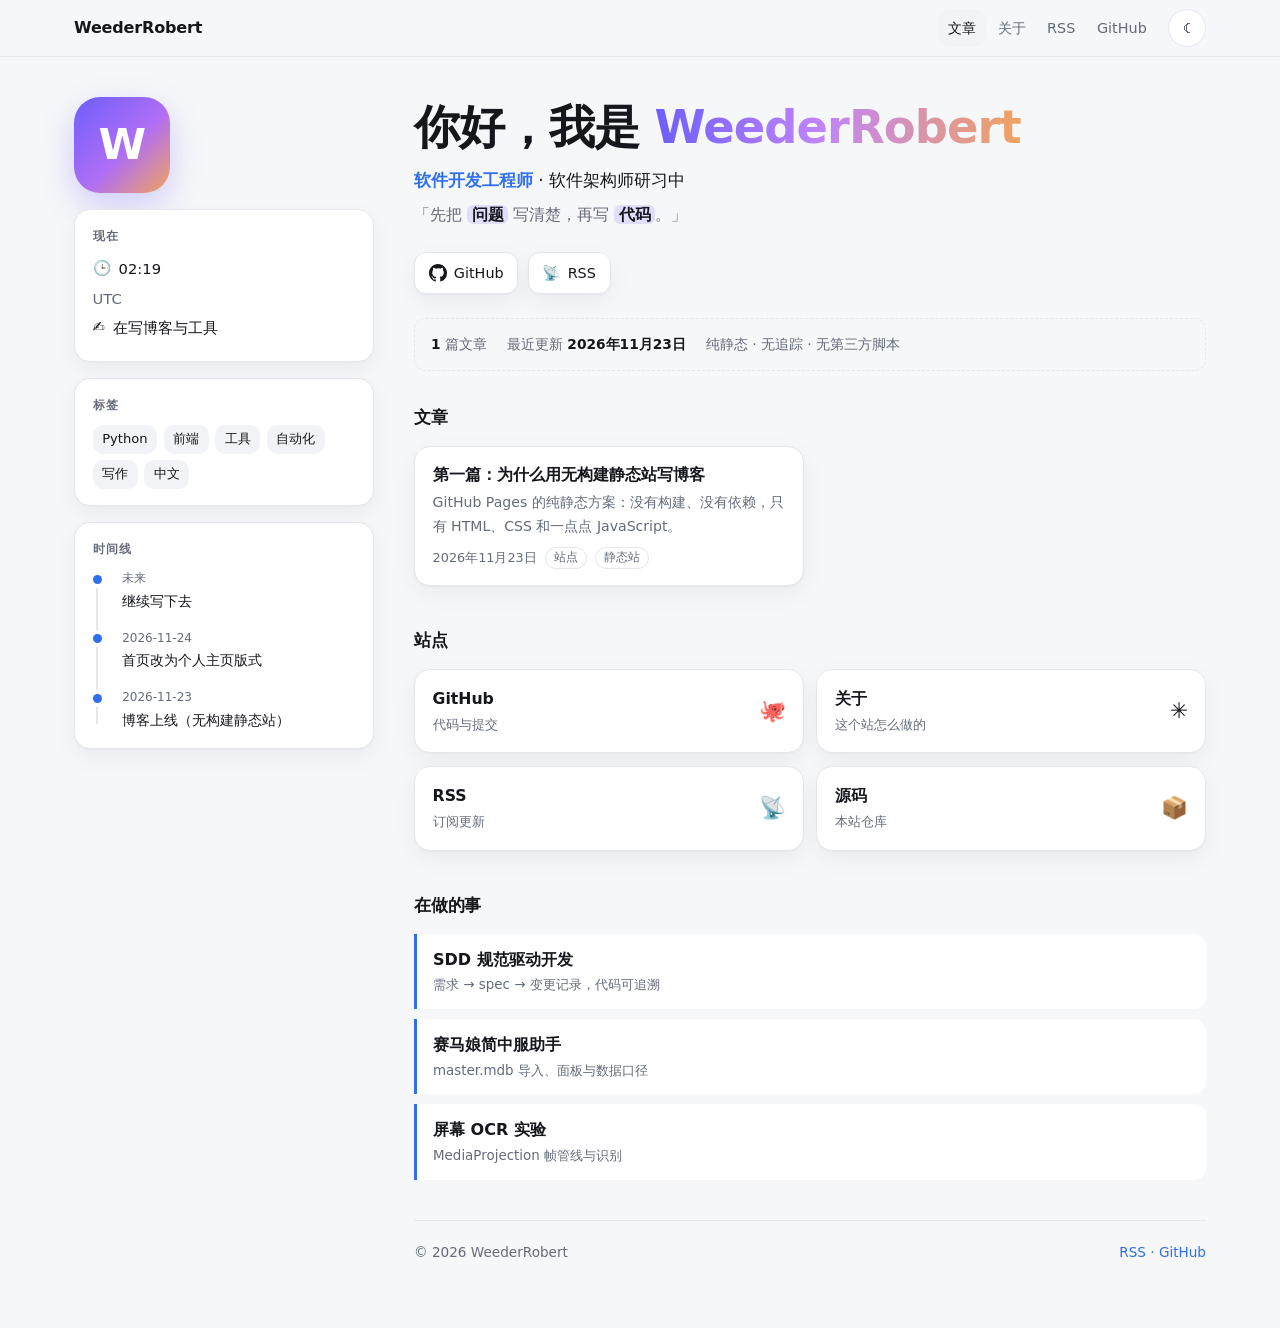
<file: index.html>
<!doctype html>
<html lang="zh-CN">
<head>
<meta charset="utf-8">
<meta name="viewport" content="width=device-width, initial-scale=1">
<title>WeederRobert</title>
<meta name="description" content="WeederRobert 的个人主页与博客：工程实践、工具踩坑与读书笔记。">
<script>
  (function () {
    try {
      var saved = localStorage.getItem('blog-theme');
      var theme = saved || (window.matchMedia('(prefers-color-scheme: dark)').matches ? 'dark' : 'light');
      document.documentElement.dataset.theme = theme;
    } catch (error) {}
  })();
</script>
<link rel="stylesheet" href="assets/style.css">
<link rel="alternate" type="application/rss+xml" title="RSS" href="feed.xml">
</head>
<body>
<a class="skip-link" href="#main">跳到正文</a>
<header class="topbar">
  <div class="topbar-inner">
    <a class="brand" href="index.html">WeederRobert</a>
    <nav class="nav" aria-label="主导航">
      <a href="index.html" aria-current="page">文章</a>
      <a href="about.html">关于</a>
      <a href="feed.xml">RSS</a>
      <a href="https://github.com/WeederRobert" rel="me noopener">GitHub</a>
    </nav>
    <button class="theme-toggle" type="button" data-theme-toggle aria-label="切换深浅色">☾</button>
  </div>
</header>
<div class="shell">
  <div class="home">
    <aside class="side" aria-label="个人资料">
      <div class="brandmark" role="img" aria-label="WeederRobert">W</div>

      <section class="card">
        <h2>现在</h2>
        <p class="now-row"><span class="ico" aria-hidden="true">🕒</span><span data-local-time>--:--</span></p>
        <p class="now-row muted" data-timezone>—</p>
        <p class="now-row"><span class="ico" aria-hidden="true">✍️</span>在写博客与工具</p>
      </section>

      <section class="card">
        <h2>标签</h2>
        <div class="chips">
          <span class="chip">Python</span>
          <span class="chip">前端</span>
          <span class="chip">工具</span>
          <span class="chip">自动化</span>
          <span class="chip">写作</span>
          <span class="chip">中文</span>
        </div>
      </section>

      <section class="card">
        <h2>时间线</h2>
        <ol class="timeline">
          <li><span class="dot" aria-hidden="true"></span><time>未来</time><p>继续写下去</p></li>
          <li><span class="dot" aria-hidden="true"></span><time>2026-11-24</time><p>首页改为个人主页版式</p></li>
          <li><span class="dot" aria-hidden="true"></span><time>2026-11-23</time><p>博客上线（无构建静态站）</p></li>
        </ol>
      </section>
    </aside>

    <main class="main-col" id="main">
      <header class="hero">
        <h1>你好，我是 <span class="grad">WeederRobert</span></h1>
        <p class="role"><strong>软件开发工程师</strong> · 软件架构师研习中</p>
        <p class="quote">「先把 <mark class="hl">问题</mark> 写清楚，再写 <mark class="hl">代码</mark>。」</p>
      </header>

      <nav class="actions" aria-label="站点入口">
        <a class="btn" href="https://github.com/WeederRobert" rel="me noopener">
          <svg viewBox="0 0 16 16" aria-hidden="true" fill="currentColor"><path d="M8 0C3.58 0 0 3.58 0 8c0 3.54 2.29 6.53 5.47 7.59.4.07.55-.17.55-.38 0-.19-.01-.82-.01-1.49-2.01.37-2.53-.49-2.69-.94-.09-.23-.48-.94-.82-1.13-.28-.15-.68-.52-.01-.53.63-.01 1.08.58 1.23.82.72 1.21 1.87.87 2.33.66.07-.52.28-.87.51-1.07-1.78-.2-3.64-.89-3.64-3.95 0-.87.31-1.59.82-2.15-.08-.2-.36-1.02.08-2.12 0 0 .67-.21 2.2.82a7.4 7.4 0 0 1 2-.27c.68 0 1.36.09 2 .27 1.53-1.04 2.2-.82 2.2-.82.44 1.1.16 1.92.08 2.12.51.56.82 1.27.82 2.15 0 3.07-1.87 3.75-3.65 3.95.29.25.54.73.54 1.48 0 1.07-.01 1.93-.01 2.2 0 .21.15.46.55.38A8.01 8.01 0 0 0 16 8c0-4.42-3.58-8-8-8Z"/></svg>
          GitHub
        </a>
        <a class="btn" href="feed.xml"><span aria-hidden="true">📡</span>RSS</a>
      </nav>

      <section class="stats" aria-label="站点概况">
        <span><strong data-article-count>0</strong> 篇文章</span>
        <span>最近更新 <strong data-last-updated>—</strong></span>
        <span>纯静态 · 无追踪 · 无第三方脚本</span>
      </section>

      <section aria-labelledby="posts-heading">
        <h2 class="section-title" id="posts-heading">文章</h2>
        <ul class="post-list" data-post-list aria-busy="true"></ul>
        <noscript>
          <p class="muted">文章列表需要 JavaScript；也可以直接打开 <a href="posts/hello-world.html">第一篇</a>。</p>
        </noscript>
      </section>

      <section aria-labelledby="sites-heading">
        <h2 class="section-title" id="sites-heading">站点</h2>
        <div class="link-grid">
          <a class="link-card" href="https://github.com/WeederRobert" rel="me noopener">
            <span class="link-title">GitHub</span>
            <span class="link-sub">代码与提交</span>
            <span class="link-ico" aria-hidden="true">🐙</span>
          </a>
          <a class="link-card" href="about.html">
            <span class="link-title">关于</span>
            <span class="link-sub">这个站怎么做的</span>
            <span class="link-ico" aria-hidden="true">✳️</span>
          </a>
          <a class="link-card" href="feed.xml">
            <span class="link-title">RSS</span>
            <span class="link-sub">订阅更新</span>
            <span class="link-ico" aria-hidden="true">📡</span>
          </a>
          <a class="link-card" href="https://github.com/WeederRobert/WeederRobert.github.io" rel="me noopener">
            <span class="link-title">源码</span>
            <span class="link-sub">本站仓库</span>
            <span class="link-ico" aria-hidden="true">📦</span>
          </a>
        </div>
      </section>

      <section aria-labelledby="doing-heading">
        <h2 class="section-title" id="doing-heading">在做的事</h2>
        <ul class="doing">
          <li><strong>SDD 规范驱动开发</strong><span>需求 → spec → 变更记录，代码可追溯</span></li>
          <li><strong>赛马娘简中服助手</strong><span>master.mdb 导入、面板与数据口径</span></li>
          <li><strong>屏幕 OCR 实验</strong><span>MediaProjection 帧管线与识别</span></li>
        </ul>
      </section>

      <footer class="site-footer">
        <span>© <span data-year>2026</span> WeederRobert</span>
        <span><a href="feed.xml">RSS</a> · <a href="https://github.com/WeederRobert" rel="me noopener">GitHub</a></span>
      </footer>
    </main>
  </div>
</div>
<script src="assets/app.js" defer></script>
</body>
</html>
</file>
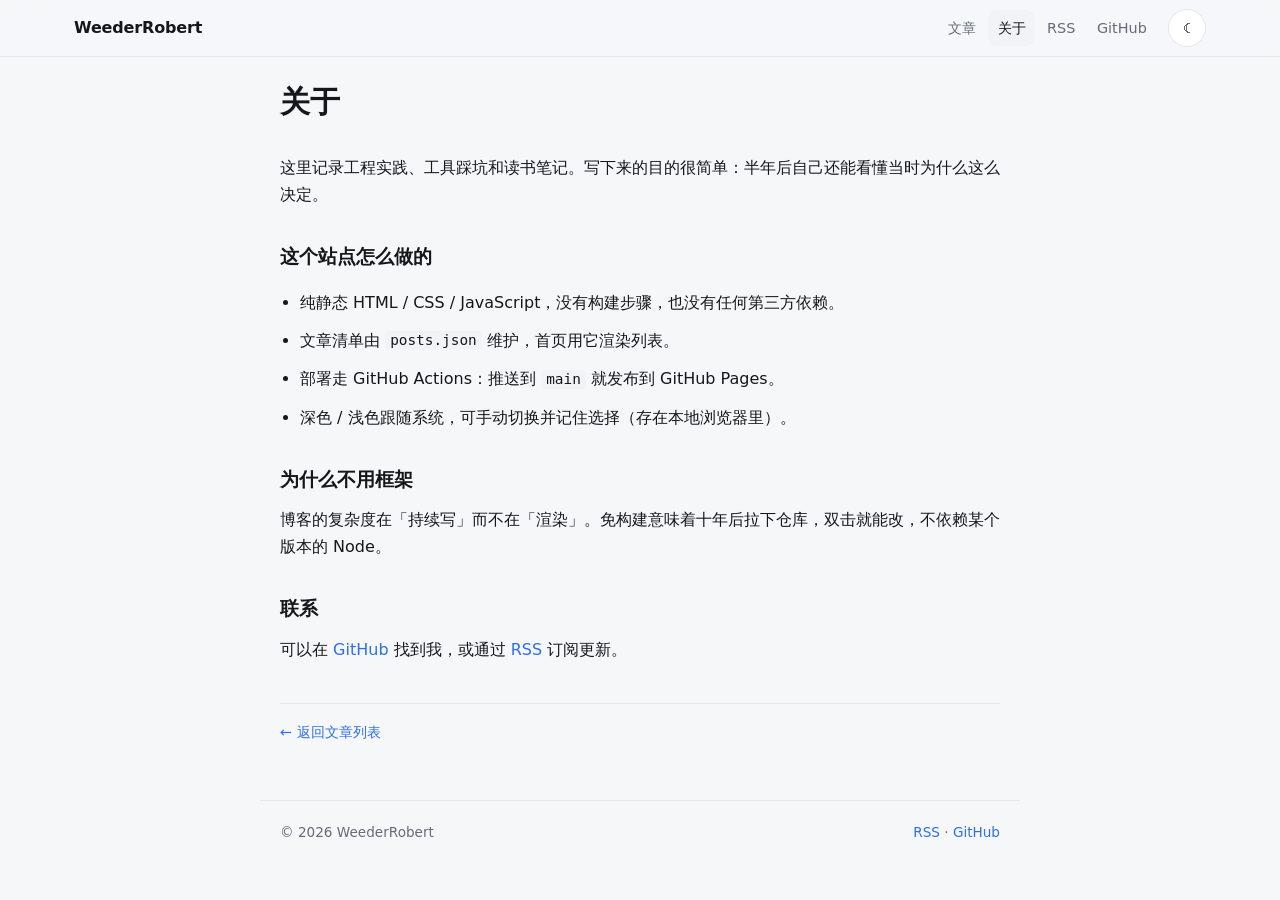
<file: about.html>
<!doctype html>
<html lang="zh-CN">
<head>
<meta charset="utf-8">
<meta name="viewport" content="width=device-width, initial-scale=1">
<title>关于 · WeederRobert 的记事本</title>
<meta name="description" content="关于这个博客，以及它是怎么做出来的。">
<script>
  (function () {
    try {
      var saved = localStorage.getItem('blog-theme');
      var theme = saved || (window.matchMedia('(prefers-color-scheme: dark)').matches ? 'dark' : 'light');
      document.documentElement.dataset.theme = theme;
    } catch (error) {}
  })();
</script>
<link rel="stylesheet" href="assets/style.css">
<link rel="alternate" type="application/rss+xml" title="RSS" href="feed.xml">
</head>
<body>
<a class="skip-link" href="#main">跳到正文</a>
<header class="topbar">
  <div class="topbar-inner">
    <a class="brand" href="index.html">WeederRobert</a>
    <nav class="nav" aria-label="主导航">
      <a href="index.html">文章</a>
      <a href="about.html" aria-current="page">关于</a>
      <a href="feed.xml">RSS</a>
      <a href="https://github.com/WeederRobert" rel="me noopener">GitHub</a>
    </nav>
    <button class="theme-toggle" type="button" data-theme-toggle aria-label="切换深浅色">☾</button>
  </div>
</header>
<main id="main">
  <article class="post">
    <header class="post-header">
      <h1>关于</h1>
    </header>
    <div class="post-body">
      <p>这里记录工程实践、工具踩坑和读书笔记。写下来的目的很简单：半年后自己还能看懂当时为什么这么决定。</p>

      <h2>这个站点怎么做的</h2>
      <ul>
        <li>纯静态 HTML / CSS / JavaScript，没有构建步骤，也没有任何第三方依赖。</li>
        <li>文章清单由 <code>posts.json</code> 维护，首页用它渲染列表。</li>
        <li>部署走 GitHub Actions：推送到 <code>main</code> 就发布到 GitHub Pages。</li>
        <li>深色 / 浅色跟随系统，可手动切换并记住选择（存在本地浏览器里）。</li>
      </ul>

      <h2>为什么不用框架</h2>
      <p>博客的复杂度在「持续写」而不在「渲染」。免构建意味着十年后拉下仓库，双击就能改，不依赖某个版本的 Node。</p>

      <h2>联系</h2>
      <p>可以在 <a href="https://github.com/WeederRobert" rel="me noopener">GitHub</a> 找到我，或通过 <a href="feed.xml">RSS</a> 订阅更新。</p>
    </div>
    <footer class="post-footer">
      <a href="index.html">← 返回文章列表</a>
    </footer>
  </article>
</main>
<footer class="site-footer page-footer">
  <span>© <span data-year>2026</span> WeederRobert</span>
  <span><a href="feed.xml">RSS</a> · <a href="https://github.com/WeederRobert" rel="me noopener">GitHub</a></span>
</footer>
<script src="assets/app.js" defer></script>
</body>
</html>
</file>
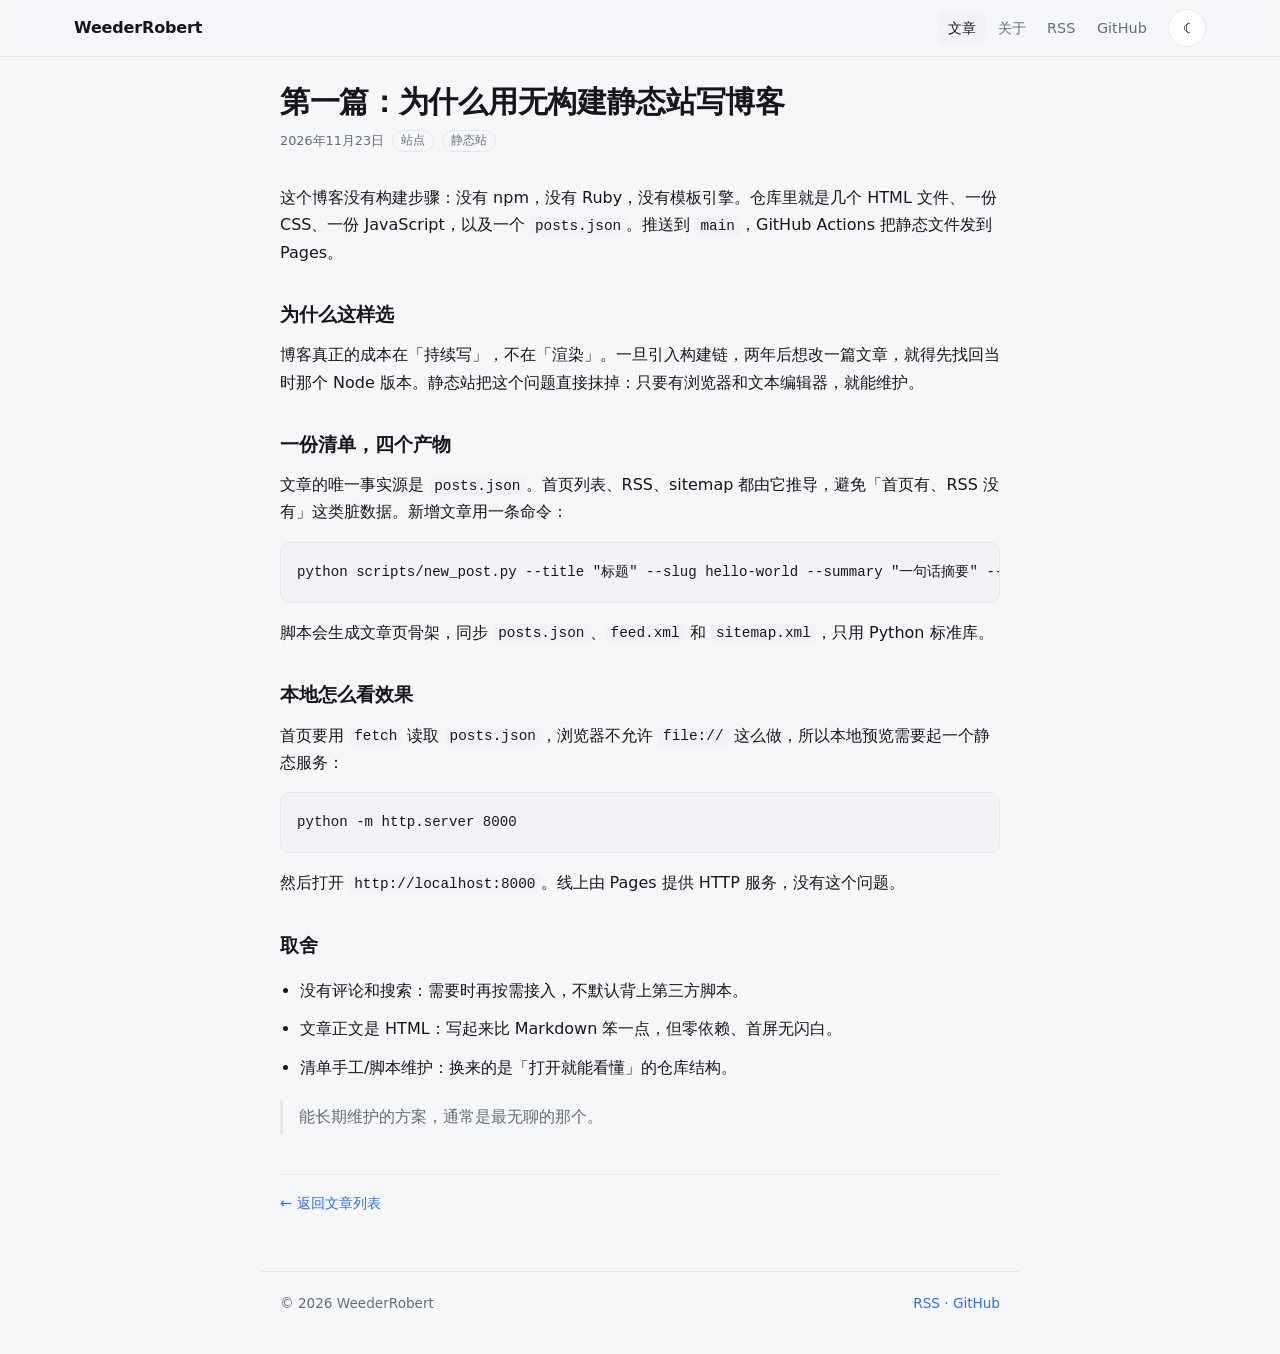
<file: posts/hello-world.html>
<!doctype html>
<html lang="zh-CN">
<head>
<meta charset="utf-8">
<meta name="viewport" content="width=device-width, initial-scale=1">
<title>第一篇：为什么用无构建静态站写博客 · WeederRobert 的记事本</title>
<meta name="description" content="GitHub Pages 的纯静态方案：没有构建、没有依赖，只有 HTML、CSS 和一点点 JavaScript。">
<script>
  (function () {
    try {
      var saved = localStorage.getItem('blog-theme');
      var theme = saved || (window.matchMedia('(prefers-color-scheme: dark)').matches ? 'dark' : 'light');
      document.documentElement.dataset.theme = theme;
    } catch (error) {}
  })();
</script>
<link rel="stylesheet" href="../assets/style.css">
<link rel="alternate" type="application/rss+xml" title="RSS" href="../feed.xml">
</head>
<body>
<a class="skip-link" href="#main">跳到正文</a>
<header class="topbar">
  <div class="topbar-inner">
    <a class="brand" href="../index.html">WeederRobert</a>
    <nav class="nav" aria-label="主导航">
      <a href="../index.html" aria-current="page">文章</a>
      <a href="../about.html">关于</a>
      <a href="../feed.xml">RSS</a>
      <a href="https://github.com/WeederRobert" rel="me noopener">GitHub</a>
    </nav>
    <button class="theme-toggle" type="button" data-theme-toggle aria-label="切换深浅色">☾</button>
  </div>
</header>
<main id="main">
  <article class="post">
    <header class="post-header">
      <h1>第一篇：为什么用无构建静态站写博客</h1>
      <p class="post-meta">
        <time datetime="2026-11-23">2026年11月23日</time>
        <span class="tag">站点</span>
        <span class="tag">静态站</span>
      </p>
    </header>
    <div class="post-body">
      <p>这个博客没有构建步骤：没有 npm，没有 Ruby，没有模板引擎。仓库里就是几个 HTML 文件、一份 CSS、一份 JavaScript，以及一个 <code>posts.json</code>。推送到 <code>main</code>，GitHub Actions 把静态文件发到 Pages。</p>

      <h2>为什么这样选</h2>
      <p>博客真正的成本在「持续写」，不在「渲染」。一旦引入构建链，两年后想改一篇文章，就得先找回当时那个 Node 版本。静态站把这个问题直接抹掉：只要有浏览器和文本编辑器，就能维护。</p>

      <h2>一份清单，四个产物</h2>
      <p>文章的唯一事实源是 <code>posts.json</code>。首页列表、RSS、sitemap 都由它推导，避免「首页有、RSS 没有」这类脏数据。新增文章用一条命令：</p>
      <pre><code>python scripts/new_post.py --title "标题" --slug hello-world --summary "一句话摘要" --tags 随笔</code></pre>
      <p>脚本会生成文章页骨架，同步 <code>posts.json</code>、<code>feed.xml</code> 和 <code>sitemap.xml</code>，只用 Python 标准库。</p>

      <h2>本地怎么看效果</h2>
      <p>首页要用 <code>fetch</code> 读取 <code>posts.json</code>，浏览器不允许 <code>file://</code> 这么做，所以本地预览需要起一个静态服务：</p>
      <pre><code>python -m http.server 8000</code></pre>
      <p>然后打开 <code>http://localhost:8000</code>。线上由 Pages 提供 HTTP 服务，没有这个问题。</p>

      <h2>取舍</h2>
      <ul>
        <li>没有评论和搜索：需要时再按需接入，不默认背上第三方脚本。</li>
        <li>文章正文是 HTML：写起来比 Markdown 笨一点，但零依赖、首屏无闪白。</li>
        <li>清单手工/脚本维护：换来的是「打开就能看懂」的仓库结构。</li>
      </ul>

      <blockquote>能长期维护的方案，通常是最无聊的那个。</blockquote>
    </div>
    <footer class="post-footer">
      <a href="../index.html">← 返回文章列表</a>
    </footer>
  </article>
</main>
<footer class="site-footer page-footer">
  <span>© <span data-year>2026</span> WeederRobert</span>
  <span><a href="../feed.xml">RSS</a> · <a href="https://github.com/WeederRobert" rel="me noopener">GitHub</a></span>
</footer>
<script src="../assets/app.js" defer></script>
</body>
</html>
</file>
<file: assets/style.css>
:root {
  --bg: #f6f7f9;
  --panel: #ffffff;
  --fg: #15171c;
  --muted: #646b7a;
  --border: #e5e7ec;
  --chip: #f1f3f6;
  --accent: #2f6feb;
  --code-bg: #f1f3f6;
  --hl: rgba(109, 94, 252, 0.16);
  --radius: 16px;
  --shadow: 0 1px 2px rgba(16, 24, 40, 0.04), 0 8px 24px rgba(16, 24, 40, 0.05);
  --ease: 0.35s ease;
  --topbar-h: 56px;
  --topbar-bg: rgba(246, 247, 249, 0.82);
}

[data-theme="dark"] {
  --bg: #0b0c0f;
  --panel: #131519;
  --fg: #e9ebf0;
  --muted: #9aa3b2;
  --border: #23262d;
  --chip: #1b1e24;
  --accent: #6ea8fe;
  --code-bg: #171a20;
  --hl: rgba(154, 120, 255, 0.2);
  --shadow: 0 1px 2px rgba(0, 0, 0, 0.3);
  --topbar-bg: rgba(11, 12, 15, 0.78);
}

* {
  box-sizing: border-box;
}

html {
  color-scheme: light dark;
  scroll-behavior: smooth;
}

body {
  margin: 0;
  background: var(--bg);
  color: var(--fg);
  font-family: system-ui, -apple-system, "Segoe UI", "Noto Sans SC", "Microsoft YaHei", sans-serif;
  font-size: 16px;
  line-height: 1.7;
  -webkit-font-smoothing: antialiased;
  transition: background-color var(--ease), color var(--ease);
}

a {
  color: var(--accent);
  text-decoration: none;
}

a:hover {
  text-decoration: underline;
}

a:focus-visible,
button:focus-visible {
  outline: 2px solid var(--accent);
  outline-offset: 3px;
  border-radius: 6px;
}

.skip-link {
  position: absolute;
  left: -9999px;
  top: 0;
  background: var(--panel);
  border: 1px solid var(--border);
  border-radius: 8px;
  padding: 0.5rem 0.75rem;
  z-index: 20;
}

.skip-link:focus {
  left: 1rem;
  top: 1rem;
}

.muted {
  color: var(--muted);
}

.ico {
  line-height: 1;
}

/* ---------- 主页布局 ---------- */

.shell {
  max-width: 1180px;
  margin: 0 auto;
  padding: 2.5rem 1.5rem 4rem;
}

.home {
  display: grid;
  grid-template-columns: 300px minmax(0, 1fr);
  gap: 2.5rem;
  align-items: start;
}

.side {
  display: grid;
  gap: 1rem;
  position: sticky;
  top: calc(var(--topbar-h) + 1rem);
}

.main-col {
  min-width: 0;
}

.brandmark {
  width: 96px;
  height: 96px;
  border-radius: 26px;
  display: grid;
  place-items: center;
  font-size: 2.7rem;
  font-weight: 800;
  color: #fff;
  letter-spacing: -0.02em;
  background: linear-gradient(135deg, #6d5efc 0%, #b06ef5 55%, #f0a35e 100%);
  box-shadow: 0 12px 32px rgba(109, 94, 252, 0.28);
}

.card {
  background: var(--panel);
  border: 1px solid var(--border);
  border-radius: var(--radius);
  padding: 1rem 1.1rem;
  box-shadow: var(--shadow);
  transition: background-color var(--ease), border-color var(--ease);
}

.card h2 {
  margin: 0 0 0.6rem;
  font-size: 0.74rem;
  letter-spacing: 0.12em;
  text-transform: uppercase;
  color: var(--muted);
  font-weight: 700;
}

.now-row {
  display: flex;
  align-items: center;
  gap: 0.5rem;
  margin: 0.3rem 0;
  font-size: 0.92rem;
}

.chips {
  display: flex;
  flex-wrap: wrap;
  gap: 0.4rem;
}

.chip {
  background: var(--chip);
  border-radius: 10px;
  padding: 0.2rem 0.6rem;
  font-size: 0.82rem;
  transition: background-color var(--ease);
}

.timeline {
  list-style: none;
  margin: 0;
  padding: 0 0 0 1rem;
  position: relative;
}

.timeline::before {
  content: "";
  position: absolute;
  left: 3px;
  top: 6px;
  bottom: 8px;
  width: 2px;
  background: var(--border);
}

.timeline li {
  position: relative;
  padding: 0 0 0.9rem 0.85rem;
}

.timeline li:last-child {
  padding-bottom: 0;
}

.timeline .dot {
  position: absolute;
  left: -1rem;
  top: 0.4rem;
  width: 9px;
  height: 9px;
  border-radius: 50%;
  background: var(--accent);
  box-shadow: 0 0 0 4px var(--panel);
}

.timeline time {
  display: block;
  font-size: 0.75rem;
  color: var(--muted);
  font-variant-numeric: tabular-nums;
}

.timeline p {
  margin: 0.05rem 0 0;
  font-size: 0.88rem;
}

/* ---------- 主栏 ---------- */

.hero {
  margin: 0.25rem 0 1.5rem;
}

.hero h1 {
  margin: 0 0 0.75rem;
  font-size: clamp(2rem, 5vw, 2.9rem);
  line-height: 1.15;
  letter-spacing: -0.02em;
  font-weight: 800;
}

.grad {
  background: linear-gradient(90deg, #6d5efc, #c084fc 45%, #f0a35e);
  -webkit-background-clip: text;
  background-clip: text;
  color: transparent;
}

.role {
  margin: 0 0 0.35rem;
  font-size: 1.05rem;
}

.role strong {
  color: var(--accent);
}

.quote {
  margin: 0;
  color: var(--muted);
}

.hl {
  background: var(--hl);
  color: var(--fg);
  padding: 0 0.28rem;
  border-radius: 6px;
  font-weight: 600;
}

.actions {
  display: flex;
  flex-wrap: wrap;
  align-items: center;
  gap: 0.6rem;
  margin: 0 0 1.5rem;
}

.btn {
  display: inline-flex;
  align-items: center;
  gap: 0.45rem;
  background: var(--panel);
  border: 1px solid var(--border);
  color: var(--fg);
  border-radius: 12px;
  padding: 0.5rem 0.85rem;
  font-size: 0.9rem;
  cursor: pointer;
  box-shadow: var(--shadow);
  transition: border-color 0.2s ease, background-color var(--ease), color var(--ease);
}

.btn:hover {
  border-color: var(--muted);
  text-decoration: none;
}

.btn svg {
  width: 18px;
  height: 18px;
}

.theme-toggle {
  width: 2.35rem;
  height: 2.35rem;
  display: inline-grid;
  place-items: center;
  border: 1px solid var(--border);
  border-radius: 999px;
  background: var(--panel);
  color: var(--muted);
  font-size: 1rem;
  line-height: 1;
  cursor: pointer;
  padding: 0;
  transition: color 0.2s ease, border-color 0.2s ease, background-color var(--ease);
}

.theme-toggle:hover {
  color: var(--fg);
  border-color: var(--muted);
}

.stats {
  display: flex;
  flex-wrap: wrap;
  gap: 1.25rem;
  margin: 0 0 2rem;
  padding: 0.85rem 1rem;
  border: 1px dashed var(--border);
  border-radius: 12px;
  color: var(--muted);
  font-size: 0.86rem;
}

.stats strong {
  color: var(--fg);
  font-weight: 700;
}

.section-title {
  margin: 0 0 0.9rem;
  font-size: 1.05rem;
  font-weight: 700;
  letter-spacing: -0.01em;
}

.post-list {
  list-style: none;
  margin: 0 0 2.5rem;
  padding: 0;
  display: grid;
  gap: 0.8rem;
  grid-template-columns: repeat(2, minmax(0, 1fr));
}

.post-card {
  background: var(--panel);
  border: 1px solid var(--border);
  border-radius: var(--radius);
  padding: 1rem 1.1rem;
  box-shadow: var(--shadow);
  transition: border-color 0.2s ease, transform 0.2s ease, background-color var(--ease);
}

.post-card:hover {
  border-color: var(--muted);
  transform: translateY(-1px);
}

.post-card > a {
  color: inherit;
  display: block;
}

.post-card > a:hover {
  text-decoration: none;
}

.post-title {
  margin: 0 0 0.25rem;
  font-size: 1rem;
  line-height: 1.5;
}

.post-summary {
  margin: 0 0 0.5rem;
  color: var(--muted);
  font-size: 0.88rem;
}

.post-meta {
  margin: 0;
  display: flex;
  flex-wrap: wrap;
  align-items: center;
  gap: 0.5rem;
  color: var(--muted);
  font-size: 0.8rem;
}

.tag {
  display: inline-block;
  border: 1px solid var(--border);
  border-radius: 999px;
  padding: 0.02rem 0.5rem;
  font-size: 0.72rem;
  color: var(--muted);
}

.empty {
  grid-column: 1 / -1;
  list-style: none;
  color: var(--muted);
  font-size: 0.9rem;
}

.empty code {
  background: var(--code-bg);
  padding: 0.1em 0.35em;
  border-radius: 4px;
}

.link-grid {
  display: grid;
  gap: 0.8rem;
  grid-template-columns: repeat(2, minmax(0, 1fr));
  margin: 0 0 2.5rem;
}

.link-card {
  position: relative;
  display: grid;
  gap: 0.1rem;
  padding: 1rem 3rem 1rem 1.1rem;
  background: var(--panel);
  border: 1px solid var(--border);
  border-radius: var(--radius);
  color: inherit;
  box-shadow: var(--shadow);
  transition: border-color 0.2s ease, background-color var(--ease);
}

.link-card:hover {
  border-color: var(--muted);
  text-decoration: none;
}

.link-title {
  font-weight: 700;
  font-size: 0.98rem;
}

.link-sub {
  color: var(--muted);
  font-size: 0.82rem;
}

.link-ico {
  position: absolute;
  right: 1.05rem;
  top: 50%;
  transform: translateY(-50%);
  font-size: 1.35rem;
}

.doing {
  list-style: none;
  margin: 0 0 2.5rem;
  padding: 0;
  display: grid;
  gap: 0.6rem;
}

.doing li {
  display: grid;
  gap: 0.1rem;
  padding: 0.75rem 1rem;
  background: var(--panel);
  border-left: 3px solid var(--accent);
  border-radius: 0 12px 12px 0;
  transition: background-color var(--ease);
}

.doing span {
  color: var(--muted);
  font-size: 0.84rem;
}

.site-footer {
  display: flex;
  flex-wrap: wrap;
  justify-content: space-between;
  gap: 0.75rem;
  padding-top: 1.25rem;
  border-top: 1px solid var(--border);
  color: var(--muted);
  font-size: 0.85rem;
}

/* ---------- 文章页 / 关于 / 404 ---------- */

/* ---------- 顶部固定导航 ---------- */

.topbar {
  position: sticky;
  top: 0;
  z-index: 50;
  background: var(--topbar-bg);
  -webkit-backdrop-filter: saturate(180%) blur(14px);
  backdrop-filter: saturate(180%) blur(14px);
  border-bottom: 1px solid var(--border);
  transition: background-color var(--ease), border-color var(--ease);
}

.topbar-inner {
  max-width: 1180px;
  margin: 0 auto;
  height: var(--topbar-h);
  padding: 0 1.5rem;
  display: flex;
  align-items: center;
  gap: 0.75rem;
}

.brand {
  font-weight: 700;
  font-size: 1rem;
  color: var(--fg);
  letter-spacing: -0.01em;
  white-space: nowrap;
}

.brand:hover {
  text-decoration: none;
}

.nav {
  margin-left: auto;
  display: flex;
  align-items: center;
  gap: 0.15rem;
  font-size: 0.9rem;
}

.nav a {
  color: var(--muted);
  padding: 0.35rem 0.6rem;
  border-radius: 9px;
  transition: color 0.2s ease, background-color var(--ease);
}

.nav a:hover,
.nav a[aria-current="page"] {
  color: var(--fg);
  background: var(--chip);
  text-decoration: none;
}

main:not(.main-col) {
  max-width: 760px;
  margin: 0 auto;
  padding: 1.5rem 1.25rem 3.5rem;
}

.post-header h1 {
  margin: 0 0 0.5rem;
  font-size: clamp(1.45rem, 3.5vw, 1.9rem);
  line-height: 1.35;
  letter-spacing: -0.01em;
}

.post-body {
  margin-top: 2rem;
}

.post-body h2 {
  margin: 2rem 0 0.5rem;
  font-size: 1.18rem;
}

.post-body p,
.post-body li {
  margin: 0.7rem 0;
}

.post-body ul,
.post-body ol {
  padding-left: 1.25rem;
}

.post-body code {
  background: var(--code-bg);
  padding: 0.1em 0.35em;
  border-radius: 4px;
  font-size: 0.9em;
}

.post-body pre {
  background: var(--code-bg);
  border: 1px solid var(--border);
  border-radius: 10px;
  padding: 1rem;
  overflow-x: auto;
}

.post-body pre code {
  background: none;
  padding: 0;
  font-size: 0.88em;
}

.post-body blockquote {
  margin: 1.2rem 0;
  padding: 0.2rem 0 0.2rem 1rem;
  border-left: 3px solid var(--border);
  color: var(--muted);
}

.post-body img {
  max-width: 100%;
  height: auto;
  border-radius: 10px;
}

.post-footer {
  margin-top: 2.5rem;
  padding-top: 1rem;
  border-top: 1px solid var(--border);
  font-size: 0.9rem;
}

.page-footer {
  max-width: 760px;
  margin: 0 auto;
  padding: 1.25rem 1.25rem 2.5rem;
}

/* ---------- 响应式 ---------- */

@media (max-width: 960px) {
  .home {
    grid-template-columns: 1fr;
    gap: 2rem;
  }

  .side {
    position: static;
    grid-template-columns: repeat(auto-fit, minmax(220px, 1fr));
  }

  .brandmark {
    width: 76px;
    height: 76px;
    border-radius: 20px;
    font-size: 2.1rem;
  }
}

@media (max-width: 760px) {
  .post-list,
  .link-grid {
    grid-template-columns: 1fr;
  }
}

@media (max-width: 600px) {
  .shell {
    padding: 1.5rem 1rem 3rem;
  }

  .side {
    grid-template-columns: 1fr;
  }

  .topbar-inner {
    padding: 0 1rem;
    gap: 0.5rem;
  }

  .nav {
    gap: 0;
    font-size: 0.84rem;
  }

  .nav a {
    padding: 0.3rem 0.45rem;
  }
}

@media (prefers-reduced-motion: reduce) {
  html {
    scroll-behavior: auto;
  }

  * {
    transition: none !important;
  }
}
</file>
